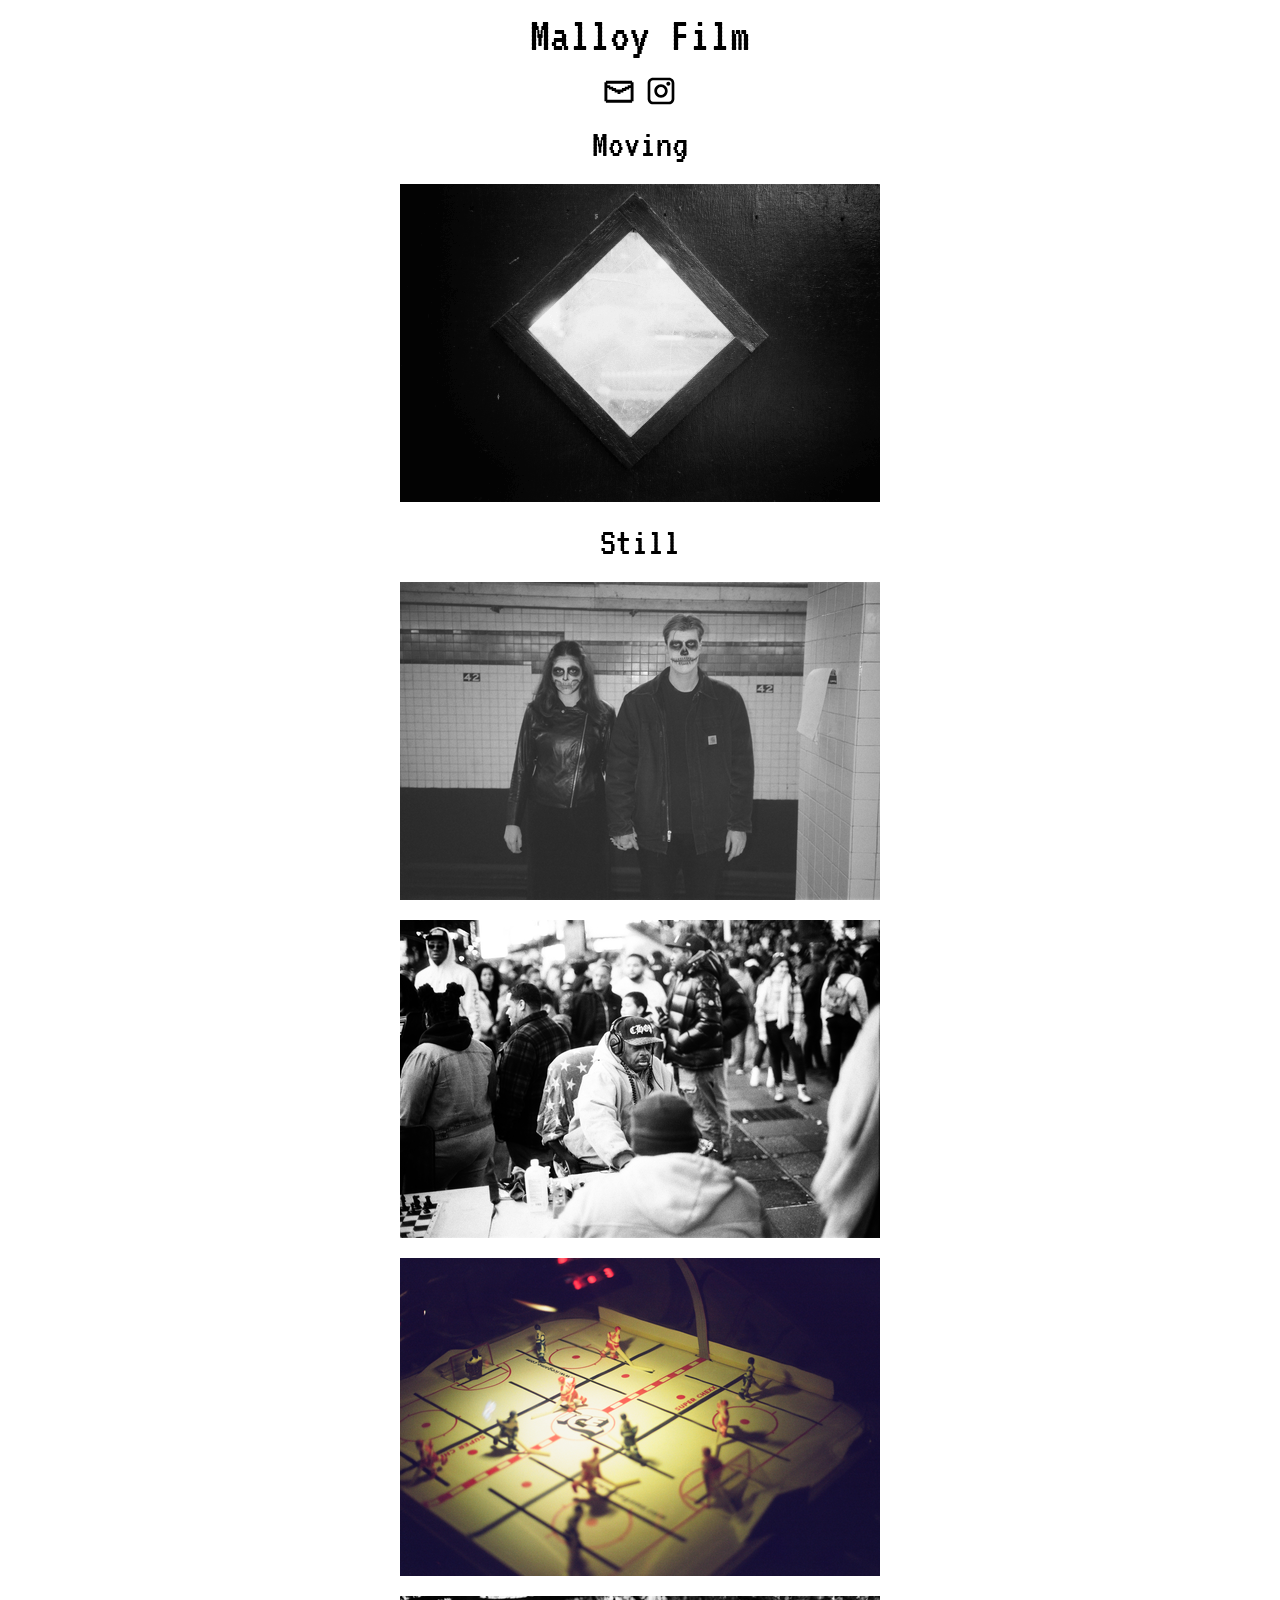
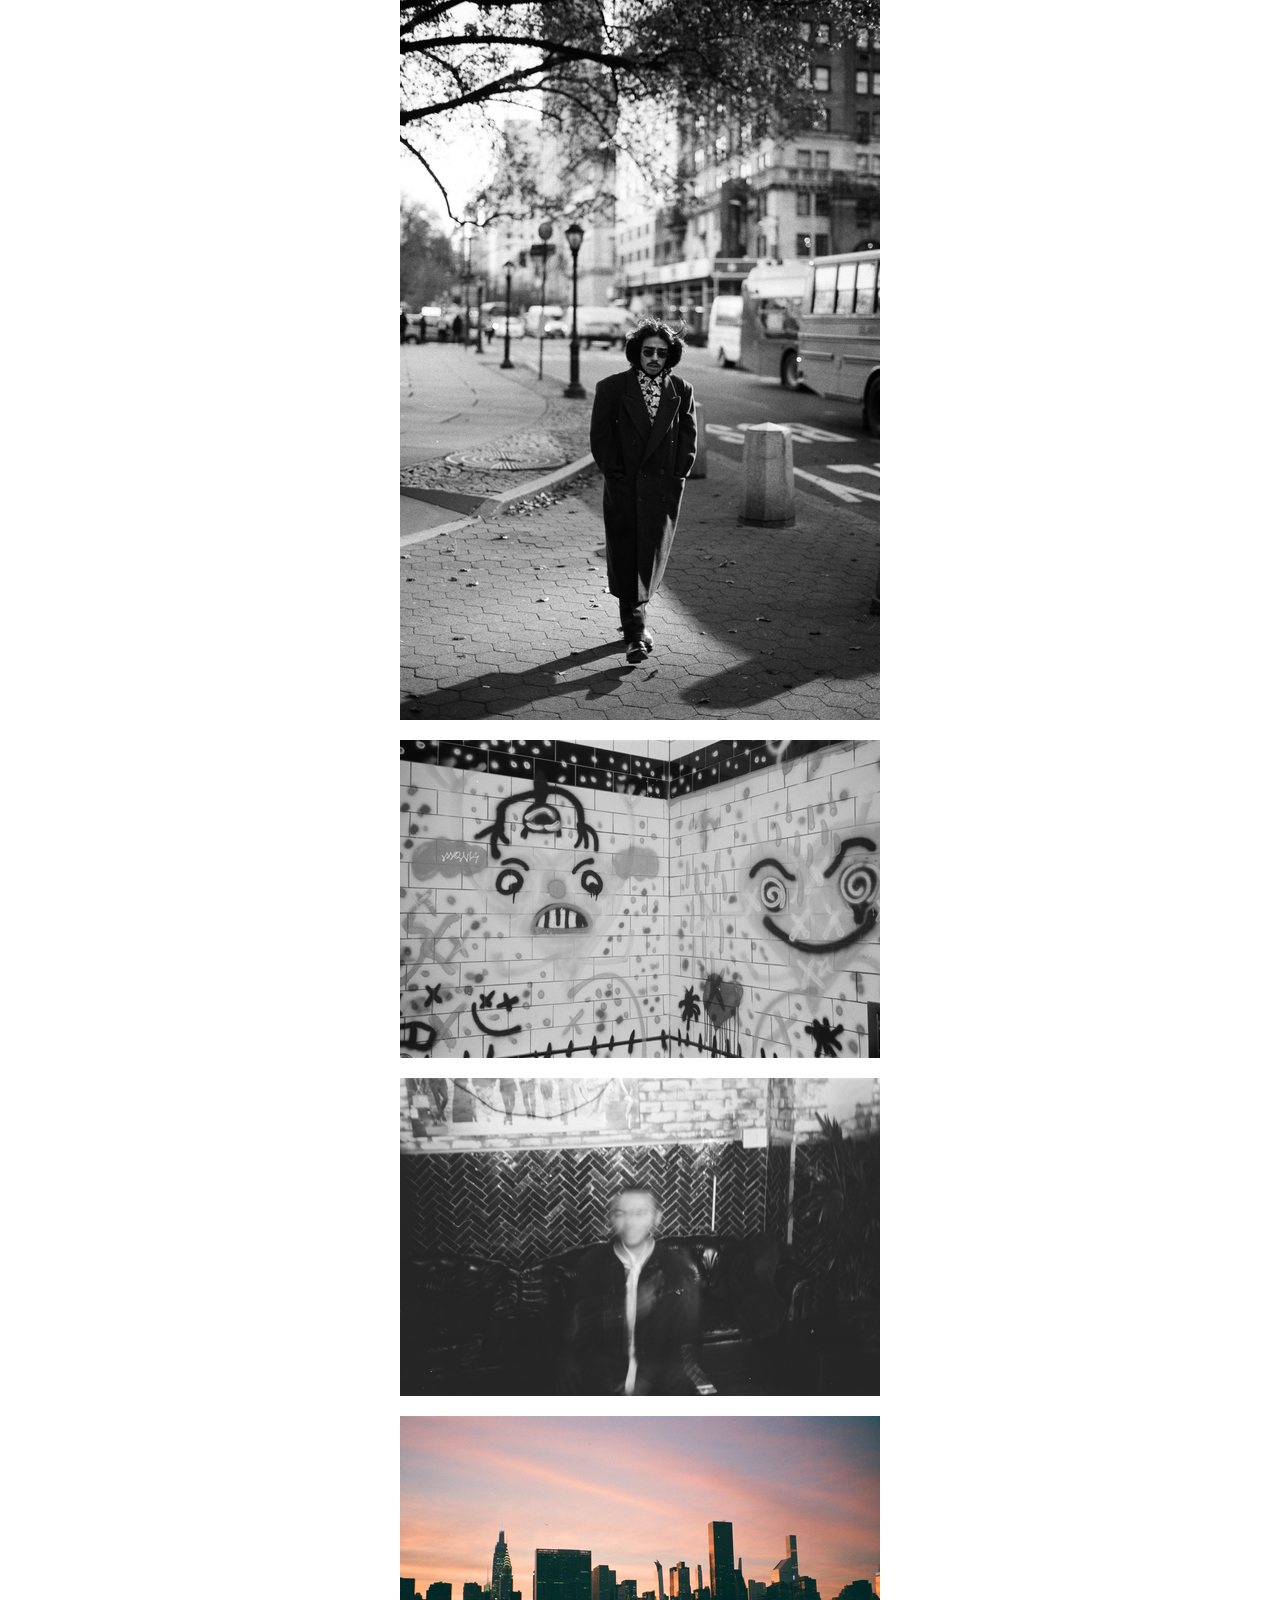
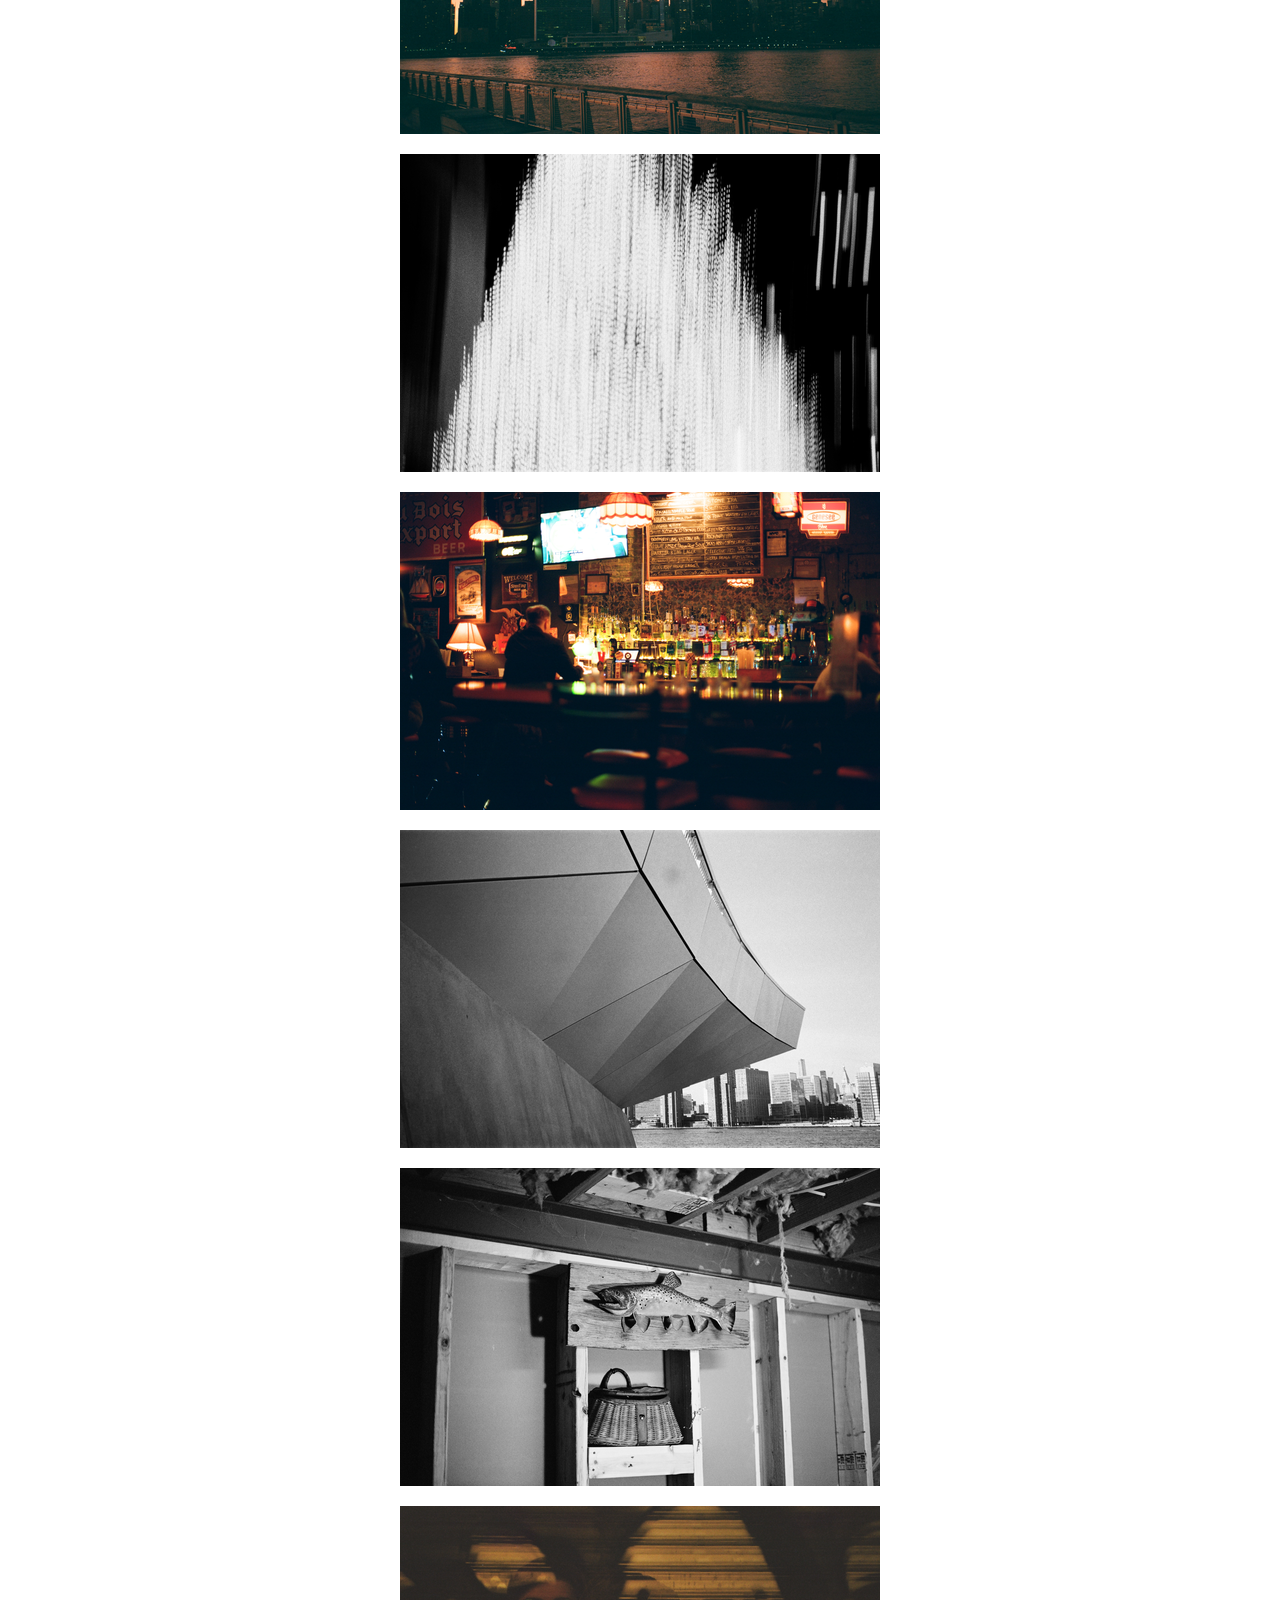
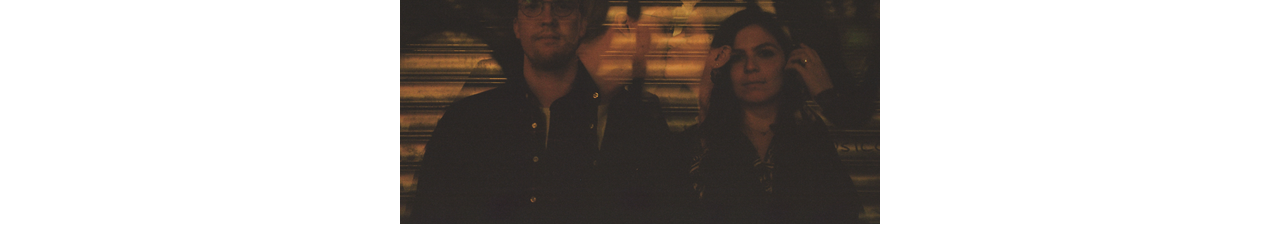
<file: index.html>
<!DOCTYPE html>
<html lang="en">
  <head>
    <meta charset="utf-8" />
    <title>Malloy Film</title>
    <meta
      name="description"
      content="Film photography portfolio of Malloy Film"
    />
    <meta name="author" content="Malloy Film" />
    <meta name="viewport" content="width=device-width, initial-scale=1" />
    <link rel="stylesheet" href="reset.css" />
    <link rel="stylesheet" href="styles.css" />
    <link rel="icon" type="image/png" href="images/favicon.png" />
    <style>
      @font-face {
        font-family: "VT323";
        src: url("VT323.woff2") format("woff2");
        font-style: normal;
        font-weight: normal;
        font-display: swap;
      }
    </style>
  </head>
  <body>
    <div class="grid">
      <h1 class="text">Malloy Film</h1>

      <div class="flex">
        <a href="mailto:patrick@malloyfilm.com">
          <img src="images/email.svg" class="icon" alt="Instagram link" />
        </a>
        <a href="https://www.instagram.com/malloyfilm/">
          <img src="images/instagram.svg" class="icon" alt="Email link" />
        </a>
      </div>

      <h2 class="text">Moving</h2>

      <img
        src="images/1.gif"
        class="image"
        alt="Photos of construction fencing windows animated together creating
        an undulating, vaguely counter-clockwise motion"
      />

      <h2 class="text">Still</h2>

      <img
        src="images/1.png"
        class="image"
        alt="Husband and wife in the subway wearing all black and skeleton face
        paint staring unnervingly into the camera"
      />
      <img
        src="images/2.png"
        class="image"
        alt="Man playing chess in Times Square amid nightly chaos"
      />
      <img
        src="images/3.png"
        class="image"
        alt="Dimly lit table top hockey game in a bar"
      />
      <img
        src="images/4.png"
        class="image"
        alt="Stylish looking man complete with overcoat, earmuffs, sunglasses,
        and mustache walks through the park"
      />
      <img
        src="images/5.png"
        class="image"
        alt="A heavily graffitied bathroom wall with maniacal looking hearts
        with faces"
      />
      <img
        src="images/6.png"
        class="image"
        alt="Man sits in a bar and appears to be vibrating with motion"
      />
      <img
        src="images/7.png"
        class="image"
        alt="Colorful sunset looking onto eastern Manhattan"
      />
      <img
        src="images/8.png"
        class="image"
        alt="High motion exposure of lights forming a pyramid shape"
      />
      <img
        src="images/9.png"
        class="image"
        alt="Man sits alone at a colorful bar"
      />
      <img
        src="images/10.png"
        class="image"
        alt="Underside of a terrace with various interesting triangular
        indentations"
      />
      <img
        src="images/11.png"
        class="image"
        alt="Taxidermied fish mounted on an unfinished basement wall"
      />
      <img
        src="images/12.png"
        class="image"
        alt="Double exposure of hunsband and wife facing the camera then giving
        each other a kiss"
      />
    </div>
  </body>
</html>
</file>
<file: styles.css>
html {
  font-size: 10px;
  width: 100%;
}

body {
  color: #000000;
  font-family: "VT323", monospace;
}

h1 {
  font-size: 5rem;
}

h2 {
  font-size: 4rem;
}

.flex {
  display: flex;
  justify-content: center;
  align-content: center;
  text-align: center;
}

.grid {
  display: grid;
  grid-template-columns: 100%;
  grid-template-rows: auto;
  place-items: center;
  text-align: center;
}

.icon {
  margin: 5px;
  width: 32px;
  height: 32px;
}

.image {
  width: clamp(200px, 90%, 480px);
  height: auto;
  margin: 10px;
}

.text {
  margin: 10px;
}
</file>
